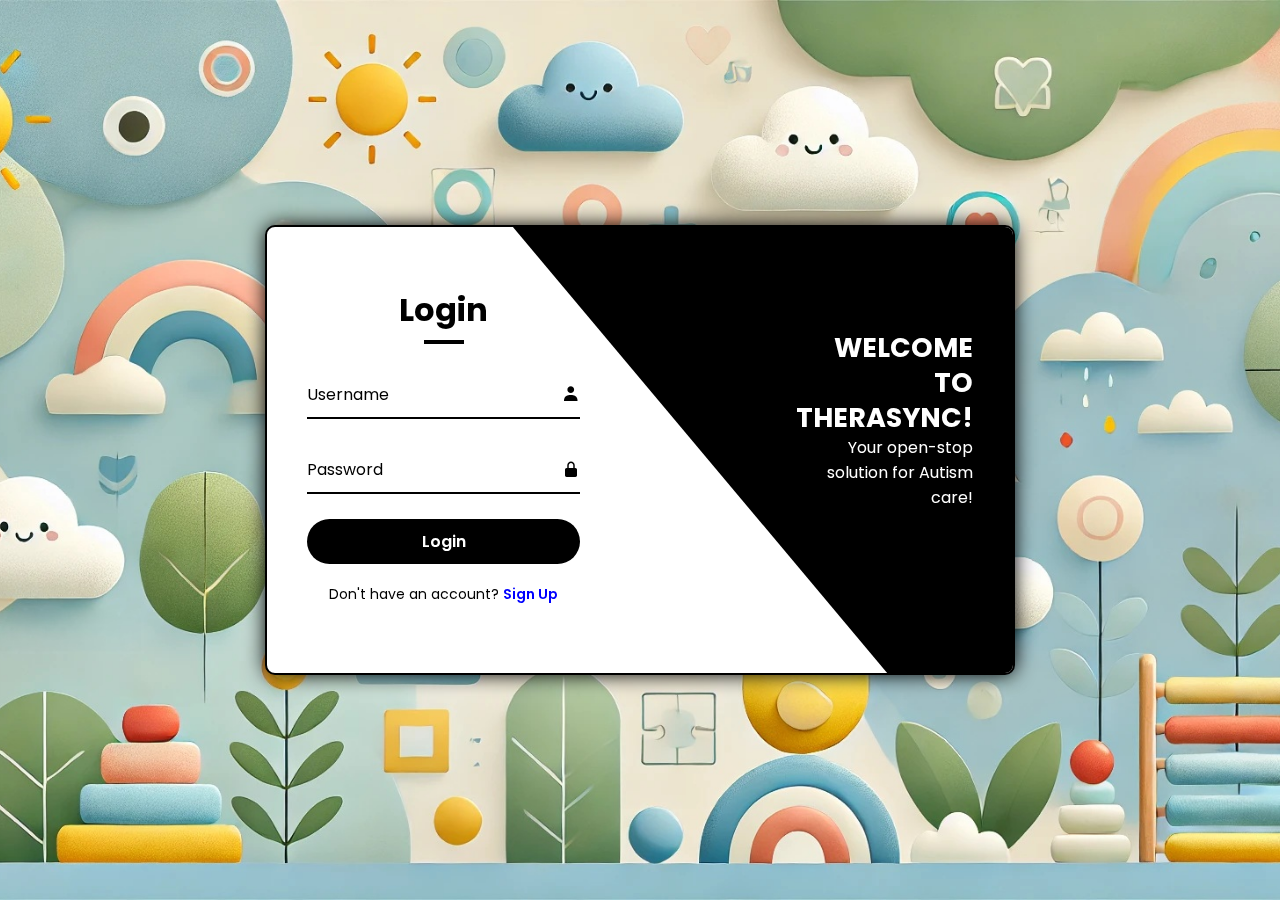
<file: login/index.html>
<!DOCTYPE html>
<html lang="en">

<head>
    <meta charset="UTF-8">
    <meta name="viewport" content="width=device-width, initial-scale=1.0">
    <title>Login Register form</title>

    <!--Boxicons CDN-->
    <link href='https://unpkg.com/boxicons@2.1.4/css/boxicons.min.css' rel='stylesheet'>

    <!--Custom CSS-->
    <link rel="stylesheet" href="style.css">
</head>

<body>

    <div class="wrapper">
        <span class="rotate-bg"></span>
        <span class="rotate-bg2"></span>

        <div class="form-box login">
            <h2 class="title animation" style="--i:0; --j:21">Login</h2>
            <form action="#">

                <div class="input-box animation" style="--i:1; --j:22">
                    <input type="text" required>
                    <label for="">Username</label>
                    <i class='bx bxs-user'></i>
                </div>

                <div class="input-box animation" style="--i:2; --j:23">
                    <input type="password" required>
                    <label for="">Password</label>
                    <i class='bx bxs-lock-alt'></i>
                </div>
                <button type="submit" class="btn animation" style="--i:3; --j:24">Login</button>
                <div class="linkTxt animation" style="--i:5; --j:25">
                    <p>Don't have an account? <a href="#" class="register-link">Sign Up</a></p>
                </div>
            </form>
        </div>

        <div class="info-text login">
            <!-- Changed Welcome Message -->
            <h2 class="animation" style="--i:0; --j:20">Welcome to Therasync!
            
            </h2>
            <!-- Changed paragraph to display your text -->
            <p class="animation" style="--i:1; --j:21">Your open-stop solution for Autism care!</p>
        </div>

        <div class="form-box register">

            <h2 class="title animation" style="--i:17; --j:0">Sign Up</h2>

            <form action="#">

                <div class="input-box animation" style="--i:18; --j:1">
                    <input type="text" required>
                    <label for="">Username</label>
                    <i class='bx bxs-user'></i>
                </div>

                <div class="input-box animation" style="--i:19; --j:2">
                    <input type="email" required>
                    <label for="">Email</label>
                    <i class='bx bxs-envelope'></i>
                </div>

                <div class="input-box animation" style="--i:20; --j:3">
                    <input type="password" required>
                    <label for="">Password</label>
                    <i class='bx bxs-lock-alt'></i>
                </div>

                <button type="submit" class="btn animation" style="--i:21;--j:4">Sign Up</button>

                <div class="linkTxt animation" style="--i:22; --j:5">
                    <p>Already have an account? <a href="#" class="login-link">Login</a></p>
                </div>

            </form>
        </div>

        <div class="info-text register">
            <h2 class="animation" style="--i:17; --j:0;">Welcome to Therasync!</h2>
            <p class="animation" style="--i:18; --j:1;">Your open-stop solution for Autism care!</p>
        </div>

    </div>

    <!--Script.js-->
    <script src="script.js"></script>
</body>

</html>
</file>
<file: login/style.css>
@import url('https://fonts.googleapis.com/css2?family=Poppins:wght@300;400;500;600;700;800&display=swap');

:root{
    --white: #fff;
    --black: #000; 
    --lightBulue: #17a;
}

*{
    margin: 0;
    padding: 0;
    box-sizing: border-box;
    font-family: 'Poppins', sans-serif;
}


body{
    display: flex;
    justify-content: center;
    align-items: center;
    min-height: 100vh;
    background-image: url('background.jpg'); 
    background-size: cover; 
    background-position: center; 
    background-repeat: no-repeat; 
}

.wrapper{
    position: relative;
    width: 750px;
    height: 450px;
    background: var(--white);
    border: 2px solid var(--black);
    border-radius: 10px;
    box-shadow: 0 0 20px var(--black);
    overflow: hidden;
}


.wrapper .form-box{
    position: absolute;
    top: 0;
    width: 50%;
    height: 100%;
    display: flex;
    justify-content: center;
    flex-direction: column;
}

.wrapper .form-box.login{
    left: 0;
    padding: 0 60px 0 40px;
}

.form-box h2{
    margin-bottom: 10px;
    position: relative;
    font-size: 32px;
    color: var(--black);
    text-align: center;
}

.form-box h2::after{
    content: "";
    position: absolute;
    bottom: -10px;
    left: 50%;
    transform: translateX(-50%);
    width: 40px;
    height: 4px;
    background: var(--black);
}

.form-box .input-box{
    position: relative;
    width: 100%;
    height: 50px;
    margin: 25px 0;
}

.input-box input{
    width: 100%;
    height: 100%;
    background: transparent;
    color: var(--black);
    font-size: 16px;
    font-weight: 500;
    border: none;
    outline: none;
    border-bottom: 2px solid var(--black);
    transition: .5s;
    padding-right: 23px;
}

.input-box input:focus,
.input-box input:valid{
    border-bottom-color: var(--lightBulue);
}

.input-box label{
    position: absolute;
    top: 50%;
    left: 0;
    transform: translateY(-50%);
    font-size: 16px;
    color: var(--black);
    pointer-events: none;
    transition: 0.5s;
}


.input-box input:focus~label,
.input-box input:valid~label{
    top: -5px;
    color: var(--lightBulue);
}


.input-box i{
    position: absolute;
    top: 50%;
    right: 0;
    transform: translateY(-50%);
    font-size: 18px;
    transition: 0.5s;
}

.input-box input:focus~i,
.input-box input:valid~i{
    color: var(--lightBulue);
}

form button{
    width: 100%;
    height: 45px;
    background-color: var(--black);
    color: var(--white);
    border: none;
    outline: none;
    border-radius: 40px;
    cursor: pointer;
    font-size: 16px;
    font-weight: 600;
    transition: .3s;
}

form button:hover{
    box-shadow: 0 0 10px rgba(0, 0, 0, 0.8);
}

form .linkTxt{
    font-size: 14px;
    color: var(--black);
    text-align: center;
    margin: 20px 0 10px;
}

.linkTxt p a{
    color: blue;
    text-decoration: none;
    font-weight: 600;
}

.wrapper .form-box.login .animation{
    transform: translateX(0);
    transition: 0.7s ease;
    opacity: 1;
    filter: blur(0);
    transition-delay: calc(.1s * var(--j));
}


.wrapper.active .form-box.login .animation{
    transform: translateX(-120%);
    opacity: 0;
    filter: blur(10px);
    transition-delay: calc(.1s * var(--i));
}






.wrapper .info-text{
    position: absolute;
    top: 0;
    width: 50%;
    height: 100%;
    display: flex;
    flex-direction: column;
    justify-content: center;
}

.wrapper .info-text.login{
    right: 0;
    text-align: right;
    padding: 0 40px 60px 150px;

}

.wrapper .info-text h2{
    font-size: 27px;
    color: var(--white);
    line-height: 1.3;
    text-transform: uppercase;
}

.wrapper .info-text p{
    font-size: 16px;
    color: var(--white);
}


.wrapper .info-text.login .animation{
    transform: translateX(0);
    opacity: 1;
    filter: blur(0);
    transition: 0.7s ease;
    transition-delay: calc(.1s * var(--j));
}
.wrapper.active .info-text.login .animation{
    transform: translateX(120px);
    opacity: 0;
    filter: blur(10px);
    transition: 0.7s ease;
    transition-delay: calc(.1s * var(--i));
}





.wrapper .rotate-bg{
    position: absolute;
    top: -4px;
    right: 0;
    width: 850px;
    height: 600px;
    background: #000;
    transform: rotate(10deg) skewY(40deg);
    transform-origin: bottom right;
    transition: 1.5s ease;
    transition-delay: 1.6s;
}

.wrapper.active .rotate-bg{
    transform: rotate(0) skewY(0);
    transition-delay: 0.5s;
}

.wrapper .form-box.register{
    padding: 0 40px 0 60px;
    right: 0;
}

.wrapper.active .form-box.register{
    pointer-events: auto;
}


.wrapper .form-box.register .animation{
    transform: translateX(120%);
    opacity: 0;
    filter: blur(10px);
    transition: .7s ease;
    transition-delay: calc(.1s * var(--j));
}

.wrapper.active .form-box.register .animation{
    transform: translateX(0);
    opacity: 1;
    filter: blur(0);
    transition-delay: calc(.1s * var(--i));
}



.wrapper .info-text.register{
    left: 0;
    text-align: left;
    padding: 0 150px 60px 40px;
    pointer-events: none;
}

.wrapper.active .info-text.register{
    pointer-events: auto;
}


.wrapper .info-text.register .animation{
    transform: translateX(-120%);
    opacity: 0;
    filter: blur(10px);
    transition: .7s ease;
    transition-delay: calc(.1s * var(--j));
}

.wrapper.active .info-text.register .animation{
    transform: translateX(0);
    opacity: 1;
    filter: blur(0);
    transition-delay: calc(.1s * var(--i));
}




.wrapper .rotate-bg2{
    position: absolute;
    top: 100%;
    left: 250px;
    width: 850px;
    height: 700px;
    background: var(--white);
    transform: rotate(0) skewY(0);
    transform-origin: bottom left;
    transition: 1.5s ease;
    transition-delay: 0.5s;
}

.wrapper.active .rotate-bg2{
    transform: rotate(-11deg) skewY(-40deg);
    transition-delay: 1.2s;
}
</file>
